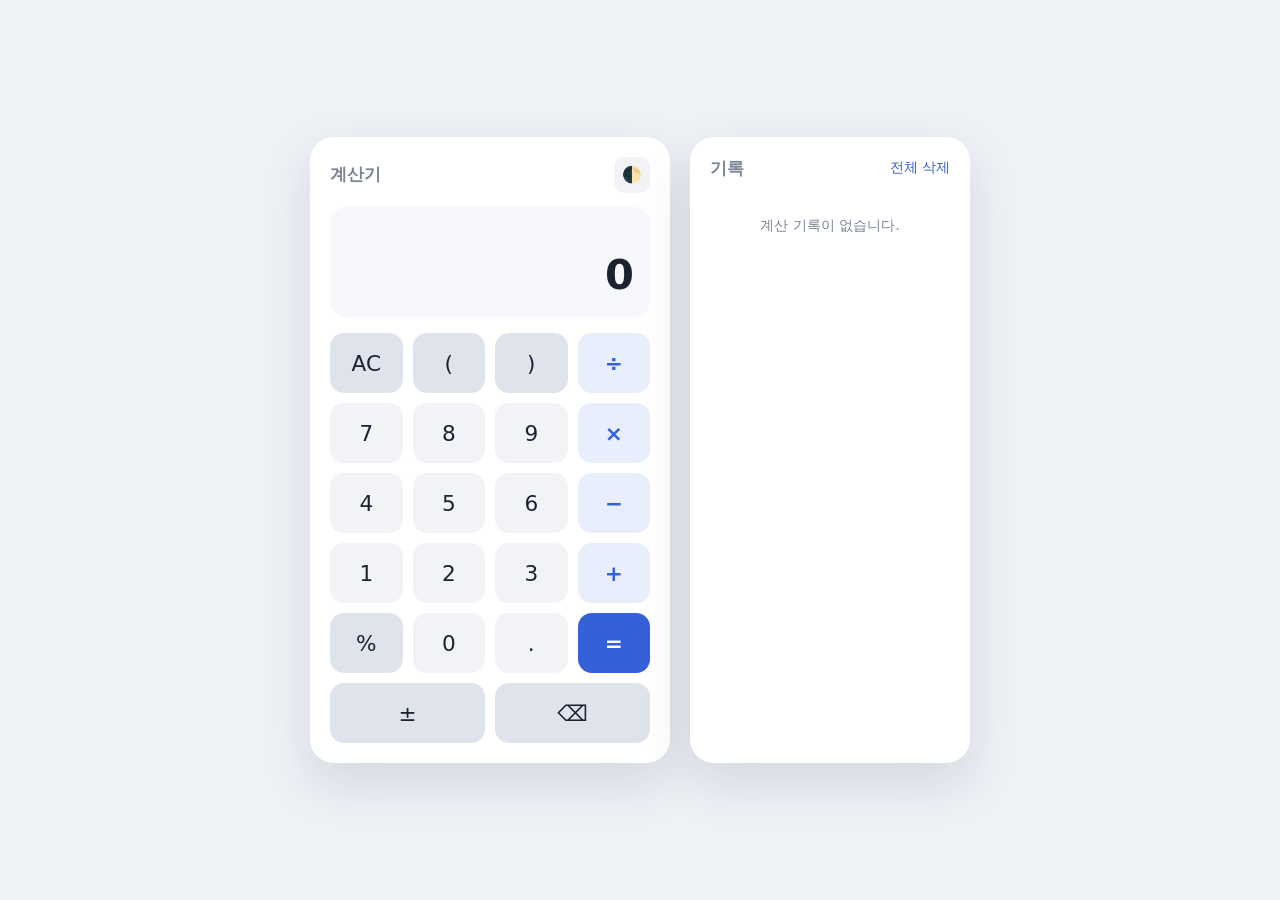
<file: 261023_14_claude_web/web_01/index.html>
<!DOCTYPE html>
<html lang="ko">
<head>
  <meta charset="UTF-8" />
  <meta name="viewport" content="width=device-width, initial-scale=1.0" />
  <title>계산기</title>
  <link rel="stylesheet" href="style.css" />
</head>
<body>
  <main class="app">
    <section class="calculator" aria-label="계산기">
      <header class="calc-header">
        <h1>계산기</h1>
        <div class="header-actions">
          <button id="historyToggle" class="icon-btn" aria-label="기록 보기" title="기록">🕘</button>
          <button id="themeToggle" class="icon-btn" aria-label="테마 전환" title="테마 전환">🌓</button>
        </div>
      </header>

      <div class="display" aria-live="polite">
        <div id="expression" class="expression"></div>
        <div id="result" class="result">0</div>
      </div>

      <div class="keys">
        <button class="key fn" data-action="clear">AC</button>
        <button class="key fn" data-value="(">(</button>
        <button class="key fn" data-value=")">)</button>
        <button class="key op" data-value="÷">÷</button>

        <button class="key" data-value="7">7</button>
        <button class="key" data-value="8">8</button>
        <button class="key" data-value="9">9</button>
        <button class="key op" data-value="×">×</button>

        <button class="key" data-value="4">4</button>
        <button class="key" data-value="5">5</button>
        <button class="key" data-value="6">6</button>
        <button class="key op" data-value="−">−</button>

        <button class="key" data-value="1">1</button>
        <button class="key" data-value="2">2</button>
        <button class="key" data-value="3">3</button>
        <button class="key op" data-value="+">+</button>

        <button class="key fn" data-action="percent">%</button>
        <button class="key" data-value="0">0</button>
        <button class="key" data-value=".">.</button>
        <button class="key equals" data-action="equals">=</button>

        <button class="key fn wide" data-action="negate">±</button>
        <button class="key fn wide" data-action="backspace" aria-label="지우기">⌫</button>
      </div>
    </section>

    <aside id="history" class="history" aria-label="계산 기록">
      <div class="history-header">
        <h2>기록</h2>
        <button id="clearHistory" class="text-btn">전체 삭제</button>
      </div>
      <ul id="historyList" class="history-list"></ul>
      <p id="historyEmpty" class="history-empty">계산 기록이 없습니다.</p>
    </aside>
  </main>

  <script src="script.js"></script>
</body>
</html>
</file>
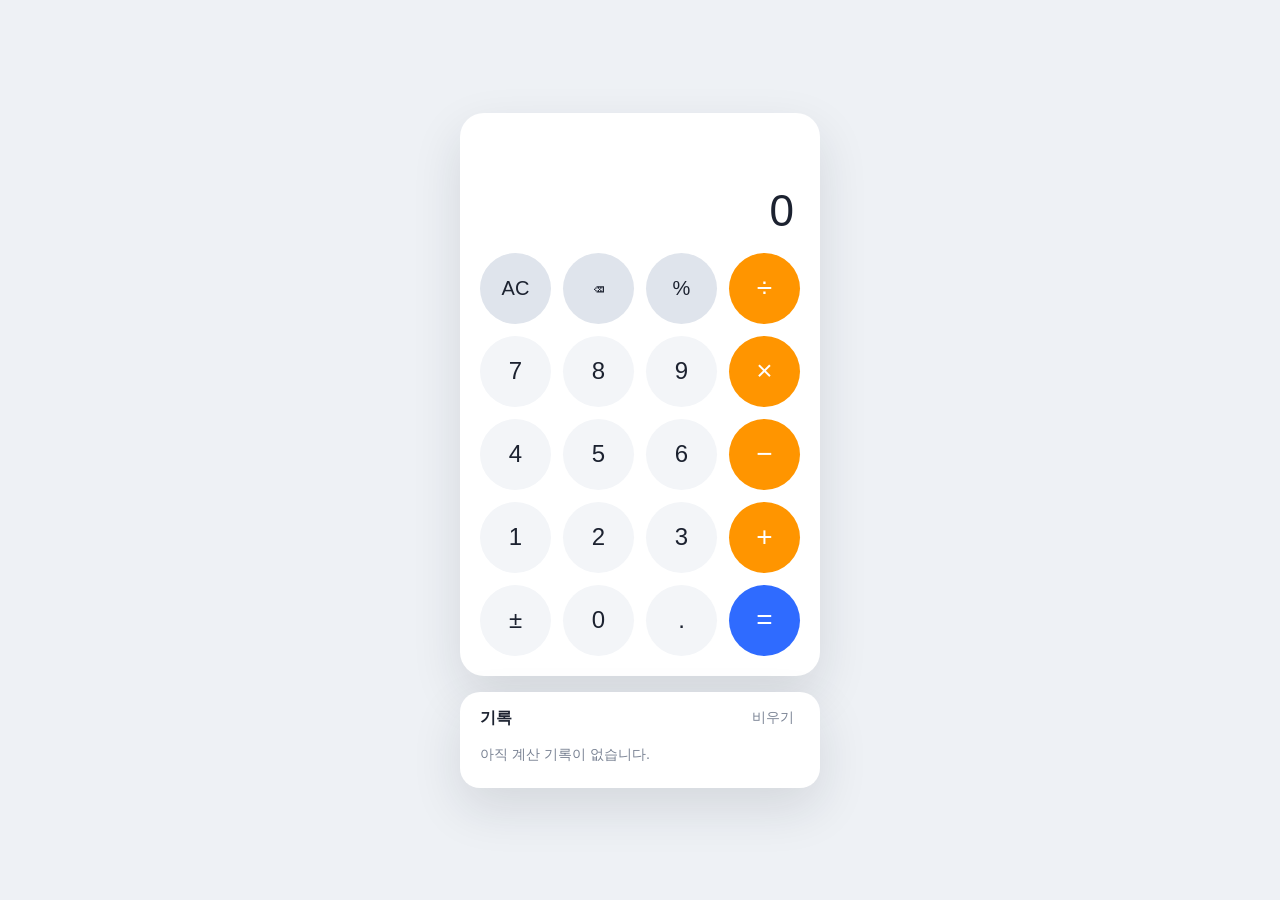
<file: 261023_14_claude_web/web_02/index.html>
<!DOCTYPE html>
<html lang="ko">
<head>
  <meta charset="UTF-8">
  <meta name="viewport" content="width=device-width, initial-scale=1.0">
  <title>계산기</title>
  <link rel="stylesheet" href="style.css">
</head>
<body>
  <main class="app">
    <section class="calculator" aria-label="계산기">
      <div class="display" aria-live="polite">
        <div class="display__sub" id="sub"></div>
        <div class="display__main" id="main">0</div>
      </div>

      <div class="keys">
        <button class="key key--fn" data-action="clear">AC</button>
        <button class="key key--fn" data-action="backspace" aria-label="지우기">⌫</button>
        <button class="key key--fn" data-action="percent">%</button>
        <button class="key key--op" data-op="/">÷</button>

        <button class="key" data-digit="7">7</button>
        <button class="key" data-digit="8">8</button>
        <button class="key" data-digit="9">9</button>
        <button class="key key--op" data-op="*">×</button>

        <button class="key" data-digit="4">4</button>
        <button class="key" data-digit="5">5</button>
        <button class="key" data-digit="6">6</button>
        <button class="key key--op" data-op="-">−</button>

        <button class="key" data-digit="1">1</button>
        <button class="key" data-digit="2">2</button>
        <button class="key" data-digit="3">3</button>
        <button class="key key--op" data-op="+">+</button>

        <button class="key" data-action="negate" aria-label="부호 전환">±</button>
        <button class="key" data-digit="0">0</button>
        <button class="key" data-action="dot">.</button>
        <button class="key key--eq" data-action="equals">=</button>
      </div>
    </section>

    <section class="history" aria-label="계산 기록">
      <div class="history__head">
        <h2>기록</h2>
        <button class="history__clear" id="clearHistory">비우기</button>
      </div>
      <ul class="history__list" id="historyList"></ul>
      <p class="history__empty" id="historyEmpty">아직 계산 기록이 없습니다.</p>
    </section>
  </main>

  <script src="script.js"></script>
</body>
</html>
</file>
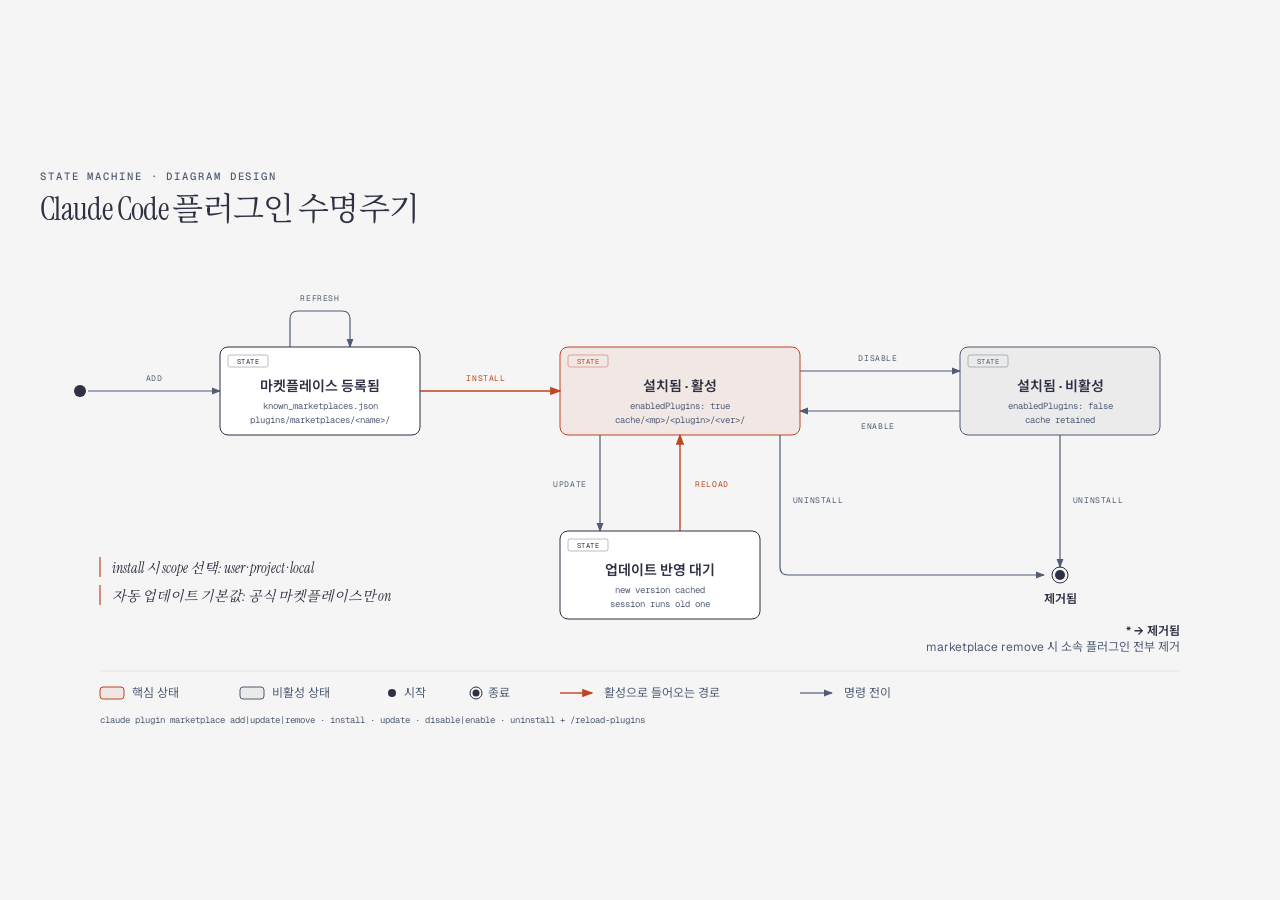
<file: 261026_15_claude/plugin-lifecycle.html>
<!DOCTYPE html>
<html lang="ko">
<head>
  <meta charset="UTF-8">
  <meta name="viewport" content="width=device-width, initial-scale=1.0">
  <title>플러그인 수명주기 · State machine</title>
  <link href="https://fonts.googleapis.com/css2?family=Instrument+Serif:ital@0;1&family=Geist:wght@400;500;600&family=Geist+Mono:wght@400;500;600&family=Noto+Serif:ital@0;1&family=Noto+Sans+KR:wght@400;500;600&family=Noto+Serif+KR:wght@400&family=Noto+Sans+TC:wght@400;500;600&family=Noto+Serif+TC:wght@400&display=swap" rel="stylesheet">
  <style>
    *, *::before, *::after { box-sizing: border-box; margin: 0; padding: 0; }
    :root {
      --color-paper:   #f5f5f5;   /* white-smoke */
      --color-ink:     #2d3142;   /* jet-black */
      --color-muted:   #4f5d75;   /* blue-slate */
      --color-accent:  #bf4520;   /* burnt-tangerine */
      --font-sans:     'Geist', 'Noto Sans KR', 'Apple SD Gothic Neo', 'Malgun Gothic', system-ui, sans-serif;
      --font-serif:    'Instrument Serif', 'Noto Serif', 'Noto Serif KR', serif;
      --font-mono:     'Geist Mono', ui-monospace, monospace;
    }

    body {
      font-family: var(--font-sans);
      background: var(--color-paper);
      color: var(--color-ink);
      min-height: 100vh;
      display: flex;
      align-items: center;
      justify-content: center;
      padding: 3rem 2rem;
    }

    .frame { max-width: 1200px; width: 100%; }
    /* The SVG holds its readable width (min-width == the viewBox width, so the
       type ramp is never silently scaled down). This wrapper lets a narrow
       screen scroll the diagram instead of the whole page. */
    .diagram-container { width: 100%; overflow-x: auto; }

    .eyebrow {
      font-family: var(--font-mono);
      font-size: 0.66rem;
      font-weight: 500;
      letter-spacing: 0.18em;
      text-transform: uppercase;
      color: var(--color-muted);
      margin-bottom: 0.5rem;
    }

    h1 {
      font-family: var(--font-serif);
      font-size: clamp(1.5rem, 2.4vw + 0.75rem, 2rem);
      font-weight: 400;
      letter-spacing: -0.02em;
      line-height: 1.15;
      color: var(--color-ink);
      margin-bottom: 1.5rem;
    }

    svg { width: 100%; min-width: 1200px; display: block; }
    @media print {
      .diagram-container { overflow-x: visible; }
      svg { min-width: 0; }
    }
  </style>
</head>
<body>
  <div class="frame">
    <p class="eyebrow">State machine · Diagram Design</p>
    <h1>Claude Code 플러그인 수명주기</h1>

    <div class="diagram-container">
      <svg viewBox="0 0 1200 480" xmlns="http://www.w3.org/2000/svg" role="img" aria-labelledby="plugin-lifecycle-title plugin-lifecycle-desc">
        <title id="plugin-lifecycle-title">Claude Code 플러그인 수명주기</title>
        <desc id="plugin-lifecycle-desc">마켓플레이스 등록, 플러그인 설치, 활성과 비활성 전환, 업데이트 반영, 제거까지 플러그인 상태 전이를 보여 주는 상태 머신.</desc>
        <defs>
          <marker id="arrow" markerWidth="8" markerHeight="6" refX="7" refY="3" orient="auto"><polygon points="0 0, 8 3, 0 6" fill="#4f5d75"/></marker>
          <marker id="arrow-accent" markerWidth="8" markerHeight="6" refX="7" refY="3" orient="auto"><polygon points="0 0, 8 3, 0 6" fill="#bf4520"/></marker>
          <marker id="arrow-link" markerWidth="8" markerHeight="6" refX="7" refY="3" orient="auto"><polygon points="0 0, 8 3, 0 6" fill="#2e5aa8"/></marker>
        </defs>

        <rect width="100%" height="100%" fill="#f5f5f5"/>

        <!-- Transitions (drawn first) -->
        <!-- 시작 → 마켓플레이스 등록됨 -->
        <line x1="48" y1="140" x2="180" y2="140" stroke="#4f5d75" stroke-width="1.2" marker-end="url(#arrow)"/>
        <!-- 등록됨 self-loop: marketplace update -->
        <path d="M250,96 V68 Q250,60 258,60 H302 Q310,60 310,68 V96" fill="none" stroke="#4f5d75" stroke-width="1.2" marker-end="url(#arrow)"/>
        <!-- 등록됨 → 활성: install (focal-in) -->
        <line x1="380" y1="140" x2="520" y2="140" stroke="#bf4520" stroke-width="1.4" marker-end="url(#arrow-accent)"/>
        <!-- 활성 → 비활성: disable -->
        <line x1="760" y1="120" x2="920" y2="120" stroke="#4f5d75" stroke-width="1.2" marker-end="url(#arrow)"/>
        <!-- 비활성 → 활성: enable -->
        <line x1="920" y1="160" x2="760" y2="160" stroke="#4f5d75" stroke-width="1.2" marker-end="url(#arrow)"/>
        <!-- 활성 → 업데이트 반영 대기: update -->
        <line x1="560" y1="184" x2="560" y2="280" stroke="#4f5d75" stroke-width="1.2" marker-end="url(#arrow)"/>
        <!-- 업데이트 반영 대기 → 활성: /reload-plugins (focal-in) -->
        <line x1="640" y1="280" x2="640" y2="184" stroke="#bf4520" stroke-width="1.4" marker-end="url(#arrow-accent)"/>
        <!-- 활성 → 제거됨: uninstall -->
        <path d="M740,184 V316 Q740,324 748,324 H1004" fill="none" stroke="#4f5d75" stroke-width="1.2" marker-end="url(#arrow)"/>
        <!-- 비활성 → 제거됨: uninstall -->
        <line x1="1020" y1="184" x2="1020" y2="316" stroke="#4f5d75" stroke-width="1.2" marker-end="url(#arrow)"/>

        <!-- Transition labels -->
        <rect x="100" y="120" width="28" height="12" rx="2" fill="#f5f5f5"/>
        <text x="114" y="130" fill="#4f5d75" font-size="8" font-family="'Geist Mono', monospace" text-anchor="middle" letter-spacing="0.08em">ADD</text>

        <rect x="256" y="40" width="48" height="12" rx="2" fill="#f5f5f5"/>
        <text x="280" y="50" fill="#4f5d75" font-size="8" font-family="'Geist Mono', monospace" text-anchor="middle" letter-spacing="0.08em">REFRESH</text>

        <rect x="420" y="120" width="52" height="12" rx="2" fill="#f5f5f5"/>
        <text x="446" y="130" fill="#bf4520" font-size="8" font-family="'Geist Mono', monospace" text-anchor="middle" letter-spacing="0.08em">INSTALL</text>

        <rect x="812" y="100" width="52" height="12" rx="2" fill="#f5f5f5"/>
        <text x="838" y="110" fill="#4f5d75" font-size="8" font-family="'Geist Mono', monospace" text-anchor="middle" letter-spacing="0.08em">DISABLE</text>

        <rect x="812" y="168" width="52" height="12" rx="2" fill="#f5f5f5"/>
        <text x="838" y="178" fill="#4f5d75" font-size="8" font-family="'Geist Mono', monospace" text-anchor="middle" letter-spacing="0.08em">ENABLE</text>

        <rect x="508" y="226" width="44" height="12" rx="2" fill="#f5f5f5"/>
        <text x="530" y="236" fill="#4f5d75" font-size="8" font-family="'Geist Mono', monospace" text-anchor="middle" letter-spacing="0.08em">UPDATE</text>

        <rect x="648" y="226" width="48" height="12" rx="2" fill="#f5f5f5"/>
        <text x="672" y="236" fill="#bf4520" font-size="8" font-family="'Geist Mono', monospace" text-anchor="middle" letter-spacing="0.08em">RELOAD</text>

        <rect x="748" y="242" width="60" height="12" rx="2" fill="#f5f5f5"/>
        <text x="778" y="252" fill="#4f5d75" font-size="8" font-family="'Geist Mono', monospace" text-anchor="middle" letter-spacing="0.08em">UNINSTALL</text>

        <rect x="1028" y="242" width="60" height="12" rx="2" fill="#f5f5f5"/>
        <text x="1058" y="252" fill="#4f5d75" font-size="8" font-family="'Geist Mono', monospace" text-anchor="middle" letter-spacing="0.08em">UNINSTALL</text>

        <!-- Start dot -->
        <circle cx="40" cy="140" r="6" fill="#2d3142"/>

        <!-- State: 마켓플레이스 등록됨 -->
        <rect x="180" y="96" width="200" height="88" rx="8" fill="#ffffff" stroke="#2d3142" stroke-width="1"/>
        <rect x="188" y="104" width="40" height="12" rx="2" fill="transparent" stroke="rgba(45,49,66,0.40)" stroke-width="0.8"/>
        <text x="208" y="113" fill="#2d3142" font-size="7" font-family="'Geist Mono', monospace" text-anchor="middle" letter-spacing="0.08em">STATE</text>
        <text x="280" y="140" fill="#2d3142" font-size="14" font-weight="600" font-family="'Geist', 'Noto Sans KR', 'Apple SD Gothic Neo', 'Malgun Gothic', sans-serif" text-anchor="middle">마켓플레이스 등록됨</text>
        <text x="280" y="158" fill="#4f5d75" font-size="9" font-family="'Geist Mono', monospace" text-anchor="middle">known_marketplaces.json</text>
        <text x="280" y="172" fill="#4f5d75" font-size="9" font-family="'Geist Mono', monospace" text-anchor="middle">plugins/marketplaces/&lt;name&gt;/</text>

        <!-- State: 설치됨 · 활성 (focal) -->
        <rect x="520" y="96" width="240" height="88" rx="8" fill="rgba(191,69,32,0.08)" stroke="#bf4520" stroke-width="1"/>
        <rect x="528" y="104" width="40" height="12" rx="2" fill="transparent" stroke="rgba(191,69,32,0.50)" stroke-width="0.8"/>
        <text x="548" y="113" fill="#bf4520" font-size="7" font-family="'Geist Mono', monospace" text-anchor="middle" letter-spacing="0.08em">STATE</text>
        <text x="640" y="140" fill="#2d3142" font-size="14" font-weight="600" font-family="'Geist', 'Noto Sans KR', 'Apple SD Gothic Neo', 'Malgun Gothic', sans-serif" text-anchor="middle">설치됨 · 활성</text>
        <text x="640" y="158" fill="#4f5d75" font-size="9" font-family="'Geist Mono', monospace" text-anchor="middle">enabledPlugins: true</text>
        <text x="640" y="172" fill="#4f5d75" font-size="9" font-family="'Geist Mono', monospace" text-anchor="middle">cache/&lt;mp&gt;/&lt;plugin&gt;/&lt;ver&gt;/</text>

        <!-- State: 설치됨 · 비활성 -->
        <rect x="920" y="96" width="200" height="88" rx="8" fill="rgba(45,49,66,0.05)" stroke="#4f5d75" stroke-width="1"/>
        <rect x="928" y="104" width="40" height="12" rx="2" fill="transparent" stroke="rgba(79,93,117,0.50)" stroke-width="0.8"/>
        <text x="948" y="113" fill="#4f5d75" font-size="7" font-family="'Geist Mono', monospace" text-anchor="middle" letter-spacing="0.08em">STATE</text>
        <text x="1020" y="140" fill="#2d3142" font-size="14" font-weight="600" font-family="'Geist', 'Noto Sans KR', 'Apple SD Gothic Neo', 'Malgun Gothic', sans-serif" text-anchor="middle">설치됨 · 비활성</text>
        <text x="1020" y="158" fill="#4f5d75" font-size="9" font-family="'Geist Mono', monospace" text-anchor="middle">enabledPlugins: false</text>
        <text x="1020" y="172" fill="#4f5d75" font-size="9" font-family="'Geist Mono', monospace" text-anchor="middle">cache retained</text>

        <!-- State: 업데이트 반영 대기 -->
        <rect x="520" y="280" width="200" height="88" rx="8" fill="#ffffff" stroke="#2d3142" stroke-width="1"/>
        <rect x="528" y="288" width="40" height="12" rx="2" fill="transparent" stroke="rgba(45,49,66,0.40)" stroke-width="0.8"/>
        <text x="548" y="297" fill="#2d3142" font-size="7" font-family="'Geist Mono', monospace" text-anchor="middle" letter-spacing="0.08em">STATE</text>
        <text x="620" y="324" fill="#2d3142" font-size="14" font-weight="600" font-family="'Geist', 'Noto Sans KR', 'Apple SD Gothic Neo', 'Malgun Gothic', sans-serif" text-anchor="middle">업데이트 반영 대기</text>
        <text x="620" y="342" fill="#4f5d75" font-size="9" font-family="'Geist Mono', monospace" text-anchor="middle">new version cached</text>
        <text x="620" y="356" fill="#4f5d75" font-size="9" font-family="'Geist Mono', monospace" text-anchor="middle">session runs old one</text>

        <!-- End ring dot: 제거됨 -->
        <circle cx="1020" cy="324" r="8" fill="none" stroke="#2d3142" stroke-width="1"/>
        <circle cx="1020" cy="324" r="5" fill="#2d3142"/>
        <text x="1020" y="352" fill="#2d3142" font-size="12" font-weight="600" font-family="'Geist', 'Noto Sans KR', 'Apple SD Gothic Neo', 'Malgun Gothic', sans-serif" text-anchor="middle">제거됨</text>

        <!-- Any-state transition (single annotation, not per-state arrows) -->
        <text x="1140" y="384" fill="#2d3142" font-size="12" font-weight="600" font-family="'Geist', 'Noto Sans KR', 'Apple SD Gothic Neo', 'Malgun Gothic', sans-serif" text-anchor="end">* → 제거됨</text>
        <text x="1140" y="400" fill="#4f5d75" font-size="12" font-family="'Geist', 'Noto Sans KR', 'Apple SD Gothic Neo', 'Malgun Gothic', sans-serif" text-anchor="end">marketplace remove 시 소속 플러그인 전부 제거</text>

        <!-- Callouts -->
        <line x1="60" y1="306" x2="60" y2="326" stroke="#bf4520" stroke-width="1.2"/>
        <text x="72" y="322" fill="#2d3142" font-size="14" font-style="italic" font-family="'Instrument Serif', 'Noto Serif', 'Noto Serif KR', serif">install 시 scope 선택: user · project · local</text>
        <line x1="60" y1="334" x2="60" y2="354" stroke="#bf4520" stroke-width="1.2"/>
        <text x="72" y="350" fill="#2d3142" font-size="14" font-style="italic" font-family="'Instrument Serif', 'Noto Serif', 'Noto Serif KR', serif">자동 업데이트 기본값: 공식 마켓플레이스만 on</text>

        <!-- Legend strip -->
        <line x1="60" y1="420" x2="1140" y2="420" stroke="rgba(45,49,66,0.12)" stroke-width="0.8"/>
        <rect x="60" y="436" width="24" height="12" rx="3" fill="rgba(191,69,32,0.08)" stroke="#bf4520" stroke-width="1"/>
        <text x="92" y="446" fill="#4f5d75" font-size="12" font-family="'Geist', 'Noto Sans KR', 'Apple SD Gothic Neo', 'Malgun Gothic', sans-serif">핵심 상태</text>
        <rect x="200" y="436" width="24" height="12" rx="3" fill="rgba(45,49,66,0.05)" stroke="#4f5d75" stroke-width="1"/>
        <text x="232" y="446" fill="#4f5d75" font-size="12" font-family="'Geist', 'Noto Sans KR', 'Apple SD Gothic Neo', 'Malgun Gothic', sans-serif">비활성 상태</text>
        <circle cx="352" cy="442" r="4" fill="#2d3142"/>
        <text x="364" y="446" fill="#4f5d75" font-size="12" font-family="'Geist', 'Noto Sans KR', 'Apple SD Gothic Neo', 'Malgun Gothic', sans-serif">시작</text>
        <circle cx="436" cy="442" r="6" fill="none" stroke="#2d3142" stroke-width="1"/>
        <circle cx="436" cy="442" r="3.5" fill="#2d3142"/>
        <text x="448" y="446" fill="#4f5d75" font-size="12" font-family="'Geist', 'Noto Sans KR', 'Apple SD Gothic Neo', 'Malgun Gothic', sans-serif">종료</text>
        <line x1="520" y1="442" x2="552" y2="442" stroke="#bf4520" stroke-width="1.4" marker-end="url(#arrow-accent)"/>
        <text x="564" y="446" fill="#4f5d75" font-size="12" font-family="'Geist', 'Noto Sans KR', 'Apple SD Gothic Neo', 'Malgun Gothic', sans-serif">활성으로 들어오는 경로</text>
        <line x1="760" y1="442" x2="792" y2="442" stroke="#4f5d75" stroke-width="1.2" marker-end="url(#arrow)"/>
        <text x="804" y="446" fill="#4f5d75" font-size="12" font-family="'Geist', 'Noto Sans KR', 'Apple SD Gothic Neo', 'Malgun Gothic', sans-serif">명령 전이</text>
        <text x="60" y="472" fill="#4f5d75" font-size="9" font-family="'Geist Mono', monospace">claude plugin  marketplace add|update|remove · install · update · disable|enable · uninstall   +   /reload-plugins</text>
      </svg>
    </div>
  </div>
</body>
</html>
</file>
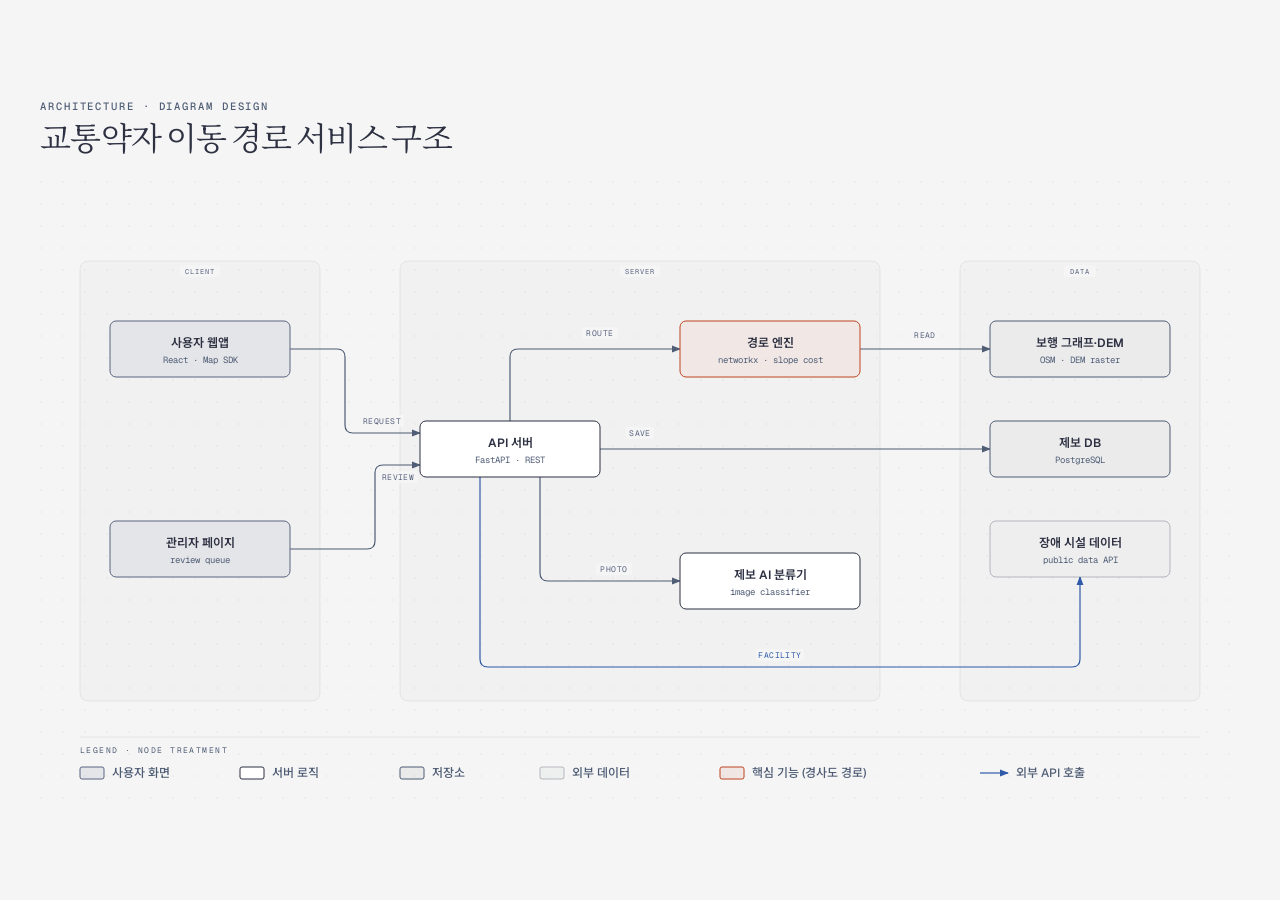
<file: 261027/diagrams/1-architecture.html>
<!DOCTYPE html>
<html lang="ko">
<head>
  <meta charset="UTF-8">
  <meta name="viewport" content="width=device-width, initial-scale=1.0">
  <title>교통약자 이동 경로 서비스 구조</title>
  <link href="https://fonts.googleapis.com/css2?family=Instrument+Serif:ital@0;1&family=Geist:wght@400;500;600&family=Geist+Mono:wght@400;500;600&family=Noto+Serif:ital@0;1&family=Noto+Sans+KR:wght@400;500;600&family=Noto+Serif+KR:wght@400&family=Noto+Sans+TC:wght@400;500;600&family=Noto+Serif+TC:wght@400&display=swap" rel="stylesheet">
  <style>
    *, *::before, *::after { box-sizing: border-box; margin: 0; padding: 0; }
    :root {
      --color-paper:   #f5f5f5;   /* white-smoke */
      --color-ink:     #2d3142;   /* jet-black */
      --color-muted:   #4f5d75;   /* blue-slate */
      --color-accent:  #bf4520;   /* burnt-tangerine */
      --font-sans:     'Geist', 'Noto Sans KR', system-ui, sans-serif;
      --font-serif:    'Instrument Serif', 'Noto Serif', 'Noto Serif KR', serif;
      --font-mono:     'Geist Mono', ui-monospace, monospace;
    }

    body {
      font-family: var(--font-sans);
      background: var(--color-paper);
      color: var(--color-ink);
      min-height: 100vh;
      display: flex;
      align-items: center;
      justify-content: center;
      padding: 3rem 2rem;
    }

    .frame { max-width: 1200px; width: 100%; min-width: 0; }
    /* min-width == viewBox width keeps the type ramp; the wrapper scrolls on narrow screens. */
    .diagram-container { width: 100%; overflow-x: auto; }

    .eyebrow {
      font-family: var(--font-mono);
      font-size: 0.66rem;
      font-weight: 500;
      letter-spacing: 0.18em;
      text-transform: uppercase;
      color: var(--color-muted);
      margin-bottom: 0.5rem;
    }

    h1 {
      font-family: var(--font-serif);
      font-size: clamp(1.5rem, 2.4vw + 0.75rem, 2rem);
      font-weight: 400;
      letter-spacing: -0.02em;
      line-height: 1.15;
      color: var(--color-ink);
      margin-bottom: 1.5rem;
    }

    svg { width: 100%; min-width: 1200px; display: block; }
    @media print {
      .diagram-container { overflow-x: visible; }
      svg { min-width: 0; }
    }
  </style>
</head>
<body>
  <div class="frame">
    <p class="eyebrow">Architecture · Diagram Design</p>
    <h1>교통약자 이동 경로 서비스 구조</h1>

    <div class="diagram-container">
      <svg viewBox="0 0 1200 620" xmlns="http://www.w3.org/2000/svg" role="img" aria-labelledby="architecture-title architecture-desc">
        <title id="architecture-title">교통약자 이동 경로 서비스 구조</title>
        <desc id="architecture-desc">클라이언트, 서버, 데이터 세 영역으로 나눈 시스템 구조로, API 서버가 경로 엔진과 제보 AI 분류기, 제보 DB, 외부 시설 데이터를 연결한다.</desc>
        <defs>
          <marker id="arrow" markerWidth="8" markerHeight="6" refX="7" refY="3" orient="auto"><polygon points="0 0, 8 3, 0 6" fill="#4f5d75"/></marker>
          <marker id="arrow-accent" markerWidth="8" markerHeight="6" refX="7" refY="3" orient="auto"><polygon points="0 0, 8 3, 0 6" fill="#bf4520"/></marker>
          <marker id="arrow-link" markerWidth="8" markerHeight="6" refX="7" refY="3" orient="auto"><polygon points="0 0, 8 3, 0 6" fill="#2e5aa8"/></marker>
          <pattern id="dots" width="22" height="22" patternUnits="userSpaceOnUse">
            <circle cx="1" cy="1" r="0.9" fill="rgba(45,49,66,0.10)"/>
          </pattern>
        </defs>

        <rect width="100%" height="100%" fill="#f5f5f5"/>
        <rect width="100%" height="100%" fill="url(#dots)" opacity="0.55"/>

<rect x="40" y="80" width="240" height="440" rx="8" fill="rgba(45,49,66,0.02)" stroke="rgba(45,49,66,0.10)" stroke-width="0.8"/>
<rect x="140" y="84" width="40" height="12" rx="2" fill="#f5f5f5"/>
<text x="160.0" y="93" fill="#5a6580" font-size="7" font-family="'Geist Mono', ui-monospace, monospace" text-anchor="middle" letter-spacing="0.14em">CLIENT</text>
<rect x="360" y="80" width="480" height="440" rx="8" fill="rgba(45,49,66,0.02)" stroke="rgba(45,49,66,0.10)" stroke-width="0.8"/>
<rect x="580" y="84" width="40" height="12" rx="2" fill="#f5f5f5"/>
<text x="600.0" y="93" fill="#5a6580" font-size="7" font-family="'Geist Mono', ui-monospace, monospace" text-anchor="middle" letter-spacing="0.14em">SERVER</text>
<rect x="920" y="80" width="240" height="440" rx="8" fill="rgba(45,49,66,0.02)" stroke="rgba(45,49,66,0.10)" stroke-width="0.8"/>
<rect x="1024" y="84" width="32" height="12" rx="2" fill="#f5f5f5"/>
<text x="1040.0" y="93" fill="#5a6580" font-size="7" font-family="'Geist Mono', ui-monospace, monospace" text-anchor="middle" letter-spacing="0.14em">DATA</text>
<path d="M250,168 H297 Q305,168 305,176 V244 Q305,252 313,252 H380" fill="none" stroke="#4f5d75" stroke-width="1.2" marker-end="url(#arrow)"/>
<path d="M250,368 H327 Q335,368 335,360 V292 Q335,284 343,284 H380" fill="none" stroke="#4f5d75" stroke-width="1.2" marker-end="url(#arrow)"/>
<path d="M470,240 V176 Q470,168 478,168 H640" fill="none" stroke="#4f5d75" stroke-width="1.2" marker-end="url(#arrow)"/>
<path d="M500,296 V392 Q500,400 508,400 H640" fill="none" stroke="#4f5d75" stroke-width="1.2" marker-end="url(#arrow)"/>
<line x1="820" y1="168" x2="950" y2="168" stroke="#4f5d75" stroke-width="1.2" marker-end="url(#arrow)"/>
<line x1="560" y1="268" x2="950" y2="268" stroke="#4f5d75" stroke-width="1.2" marker-end="url(#arrow)"/>
<path d="M440,296 V478 Q440,486 448,486 H1032 Q1040,486 1040,478 V396" fill="none" stroke="#2e5aa8" stroke-width="1.2" marker-end="url(#arrow-link)"/>
<rect x="320" y="234" width="44" height="12" rx="2" fill="#f5f5f5"/>
<text x="342" y="243" fill="#5a6580" font-size="8" font-family="'Geist Mono', ui-monospace, monospace" text-anchor="middle" letter-spacing="0.06em">REQUEST</text>
<rect x="338" y="290" width="40" height="12" rx="2" fill="#f5f5f5"/>
<text x="358" y="299" fill="#5a6580" font-size="8" font-family="'Geist Mono', ui-monospace, monospace" text-anchor="middle" letter-spacing="0.06em">REVIEW</text>
<rect x="542" y="146" width="36" height="12" rx="2" fill="#f5f5f5"/>
<text x="560" y="155" fill="#5a6580" font-size="8" font-family="'Geist Mono', ui-monospace, monospace" text-anchor="middle" letter-spacing="0.06em">ROUTE</text>
<rect x="556" y="382" width="36" height="12" rx="2" fill="#f5f5f5"/>
<text x="574" y="391" fill="#5a6580" font-size="8" font-family="'Geist Mono', ui-monospace, monospace" text-anchor="middle" letter-spacing="0.06em">PHOTO</text>
<rect x="871" y="148" width="28" height="12" rx="2" fill="#f5f5f5"/>
<text x="885" y="157" fill="#5a6580" font-size="8" font-family="'Geist Mono', ui-monospace, monospace" text-anchor="middle" letter-spacing="0.06em">READ</text>
<rect x="586" y="246" width="28" height="12" rx="2" fill="#f5f5f5"/>
<text x="600" y="255" fill="#5a6580" font-size="8" font-family="'Geist Mono', ui-monospace, monospace" text-anchor="middle" letter-spacing="0.06em">SAVE</text>
<rect x="716" y="468" width="48" height="12" rx="2" fill="#f5f5f5"/>
<text x="740" y="477" fill="#2e5aa8" font-size="8" font-family="'Geist Mono', ui-monospace, monospace" text-anchor="middle" letter-spacing="0.06em">FACILITY</text>
<rect x="70" y="140" width="180" height="56" rx="6" fill="#f5f5f5"/>
<rect x="70" y="140" width="180" height="56" rx="6" fill="rgba(79,93,117,0.10)" stroke="#5a6580" stroke-width="1"/>
<text x="160.0" y="166.0" fill="#2d3142" font-size="12" font-weight="600" font-family="'Geist', 'Noto Sans KR', 'Apple SD Gothic Neo', 'Malgun Gothic', sans-serif" text-anchor="middle">사용자 웹앱</text>
<text x="160.0" y="182.0" fill="#4f5d75" font-size="9" font-family="'Geist Mono', ui-monospace, monospace" text-anchor="middle">React · Map SDK</text>
<rect x="70" y="340" width="180" height="56" rx="6" fill="#f5f5f5"/>
<rect x="70" y="340" width="180" height="56" rx="6" fill="rgba(79,93,117,0.10)" stroke="#5a6580" stroke-width="1"/>
<text x="160.0" y="366.0" fill="#2d3142" font-size="12" font-weight="600" font-family="'Geist', 'Noto Sans KR', 'Apple SD Gothic Neo', 'Malgun Gothic', sans-serif" text-anchor="middle">관리자 페이지</text>
<text x="160.0" y="382.0" fill="#4f5d75" font-size="9" font-family="'Geist Mono', ui-monospace, monospace" text-anchor="middle">review queue</text>
<rect x="380" y="240" width="180" height="56" rx="6" fill="#f5f5f5"/>
<rect x="380" y="240" width="180" height="56" rx="6" fill="#ffffff" stroke="#2d3142" stroke-width="1"/>
<text x="470.0" y="266.0" fill="#2d3142" font-size="12" font-weight="600" font-family="'Geist', 'Noto Sans KR', 'Apple SD Gothic Neo', 'Malgun Gothic', sans-serif" text-anchor="middle">API 서버</text>
<text x="470.0" y="282.0" fill="#4f5d75" font-size="9" font-family="'Geist Mono', ui-monospace, monospace" text-anchor="middle">FastAPI · REST</text>
<rect x="640" y="140" width="180" height="56" rx="6" fill="#f5f5f5"/>
<rect x="640" y="140" width="180" height="56" rx="6" fill="rgba(191,69,32,0.08)" stroke="#bf4520" stroke-width="1"/>
<text x="730.0" y="166.0" fill="#2d3142" font-size="12" font-weight="600" font-family="'Geist', 'Noto Sans KR', 'Apple SD Gothic Neo', 'Malgun Gothic', sans-serif" text-anchor="middle">경로 엔진</text>
<text x="730.0" y="182.0" fill="#4f5d75" font-size="9" font-family="'Geist Mono', ui-monospace, monospace" text-anchor="middle">networkx · slope cost</text>
<rect x="640" y="372" width="180" height="56" rx="6" fill="#f5f5f5"/>
<rect x="640" y="372" width="180" height="56" rx="6" fill="#ffffff" stroke="#2d3142" stroke-width="1"/>
<text x="730.0" y="398.0" fill="#2d3142" font-size="12" font-weight="600" font-family="'Geist', 'Noto Sans KR', 'Apple SD Gothic Neo', 'Malgun Gothic', sans-serif" text-anchor="middle">제보 AI 분류기</text>
<text x="730.0" y="414.0" fill="#4f5d75" font-size="9" font-family="'Geist Mono', ui-monospace, monospace" text-anchor="middle">image classifier</text>
<rect x="950" y="140" width="180" height="56" rx="6" fill="#f5f5f5"/>
<rect x="950" y="140" width="180" height="56" rx="6" fill="rgba(45,49,66,0.05)" stroke="#4f5d75" stroke-width="1"/>
<text x="1040.0" y="166.0" fill="#2d3142" font-size="12" font-weight="600" font-family="'Geist', 'Noto Sans KR', 'Apple SD Gothic Neo', 'Malgun Gothic', sans-serif" text-anchor="middle">보행 그래프·DEM</text>
<text x="1040.0" y="182.0" fill="#4f5d75" font-size="9" font-family="'Geist Mono', ui-monospace, monospace" text-anchor="middle">OSM · DEM raster</text>
<rect x="950" y="240" width="180" height="56" rx="6" fill="#f5f5f5"/>
<rect x="950" y="240" width="180" height="56" rx="6" fill="rgba(45,49,66,0.05)" stroke="#4f5d75" stroke-width="1"/>
<text x="1040.0" y="266.0" fill="#2d3142" font-size="12" font-weight="600" font-family="'Geist', 'Noto Sans KR', 'Apple SD Gothic Neo', 'Malgun Gothic', sans-serif" text-anchor="middle">제보 DB</text>
<text x="1040.0" y="282.0" fill="#4f5d75" font-size="9" font-family="'Geist Mono', ui-monospace, monospace" text-anchor="middle">PostgreSQL</text>
<rect x="950" y="340" width="180" height="56" rx="6" fill="#f5f5f5"/>
<rect x="950" y="340" width="180" height="56" rx="6" fill="rgba(45,49,66,0.03)" stroke="rgba(45,49,66,0.30)" stroke-width="1"/>
<text x="1040.0" y="366.0" fill="#2d3142" font-size="12" font-weight="600" font-family="'Geist', 'Noto Sans KR', 'Apple SD Gothic Neo', 'Malgun Gothic', sans-serif" text-anchor="middle">장애 시설 데이터</text>
<text x="1040.0" y="382.0" fill="#4f5d75" font-size="9" font-family="'Geist Mono', ui-monospace, monospace" text-anchor="middle">public data API</text>
<line x1="40" y1="556" x2="1160" y2="556" stroke="rgba(45,49,66,0.10)" stroke-width="0.8"/>
<text x="40" y="572" fill="#4f5d75" font-size="8" font-family="'Geist Mono', ui-monospace, monospace" letter-spacing="0.18em">LEGEND · NODE TREATMENT</text>
<rect x="40" y="586" width="24" height="12" rx="2" fill="rgba(79,93,117,0.10)" stroke="#5a6580" stroke-width="1"/>
<text x="72" y="596" fill="#4f5d75" font-size="12" font-weight="500" font-family="'Geist', 'Noto Sans KR', 'Apple SD Gothic Neo', 'Malgun Gothic', sans-serif">사용자 화면</text>
<rect x="200" y="586" width="24" height="12" rx="2" fill="#ffffff" stroke="#2d3142" stroke-width="1"/>
<text x="232" y="596" fill="#4f5d75" font-size="12" font-weight="500" font-family="'Geist', 'Noto Sans KR', 'Apple SD Gothic Neo', 'Malgun Gothic', sans-serif">서버 로직</text>
<rect x="360" y="586" width="24" height="12" rx="2" fill="rgba(45,49,66,0.05)" stroke="#4f5d75" stroke-width="1"/>
<text x="392" y="596" fill="#4f5d75" font-size="12" font-weight="500" font-family="'Geist', 'Noto Sans KR', 'Apple SD Gothic Neo', 'Malgun Gothic', sans-serif">저장소</text>
<rect x="500" y="586" width="24" height="12" rx="2" fill="rgba(45,49,66,0.03)" stroke="rgba(45,49,66,0.30)" stroke-width="1"/>
<text x="532" y="596" fill="#4f5d75" font-size="12" font-weight="500" font-family="'Geist', 'Noto Sans KR', 'Apple SD Gothic Neo', 'Malgun Gothic', sans-serif">외부 데이터</text>
<rect x="680" y="586" width="24" height="12" rx="2" fill="rgba(191,69,32,0.08)" stroke="#bf4520" stroke-width="1"/>
<text x="712" y="596" fill="#4f5d75" font-size="12" font-weight="500" font-family="'Geist', 'Noto Sans KR', 'Apple SD Gothic Neo', 'Malgun Gothic', sans-serif">핵심 기능 (경사도 경로)</text>
<line x1="940" y1="592" x2="968" y2="592" stroke="#2e5aa8" stroke-width="1.2" marker-end="url(#arrow-link)"/>
<text x="976" y="596" fill="#4f5d75" font-size="12" font-weight="500" font-family="'Geist', 'Noto Sans KR', 'Apple SD Gothic Neo', 'Malgun Gothic', sans-serif">외부 API 호출</text>
      </svg>
    </div>
  </div>
</body>
</html>
</file>
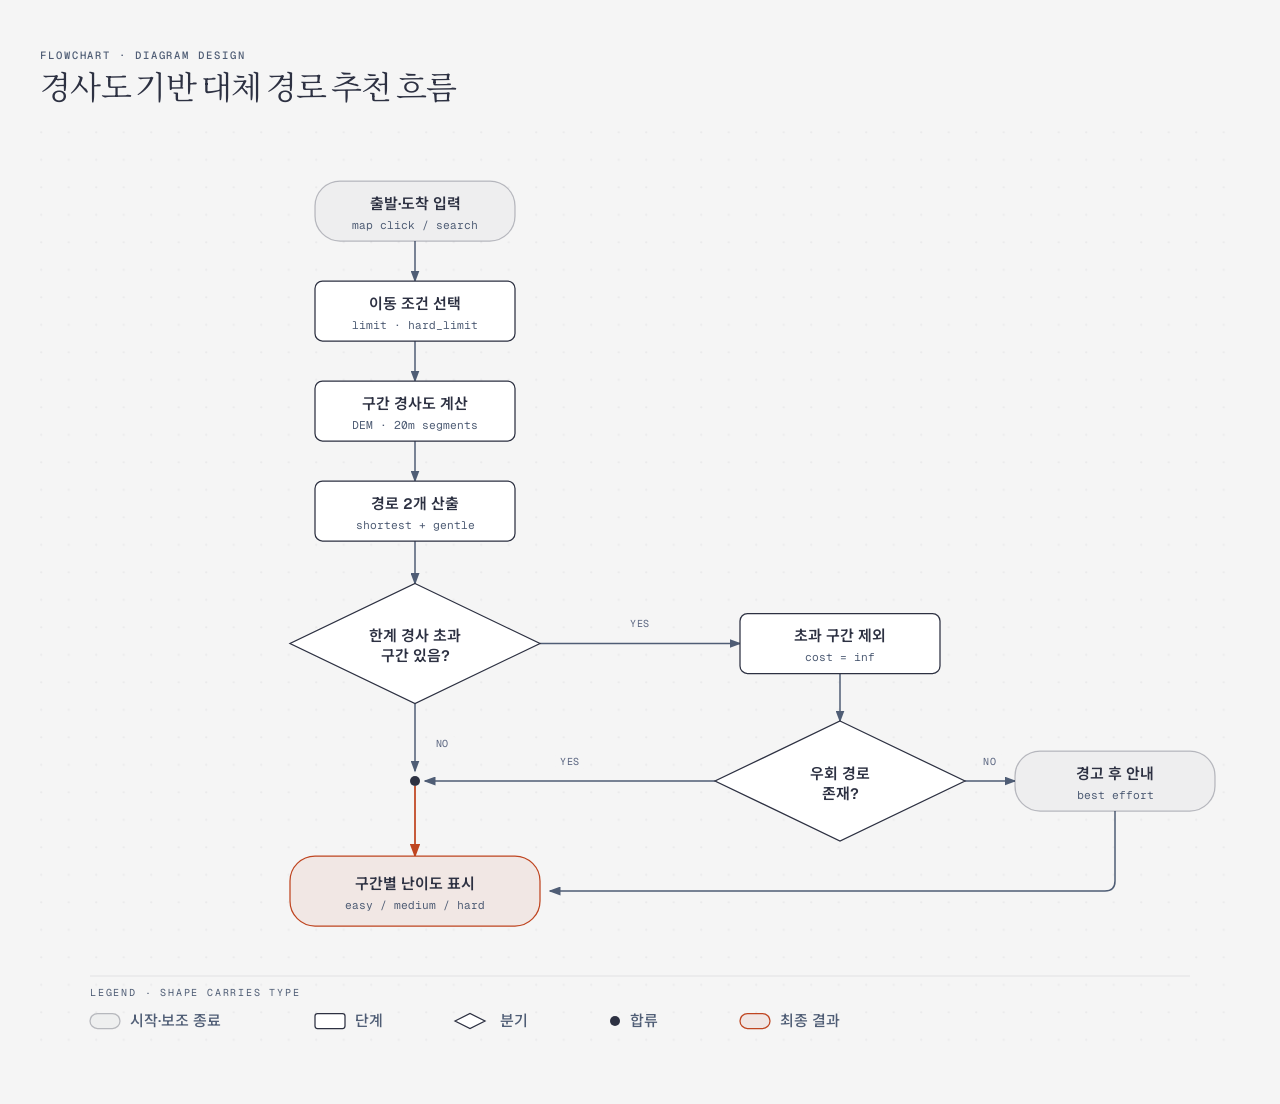
<file: 261027/diagrams/2-route-flow.html>
<!DOCTYPE html>
<html lang="ko">
<head>
  <meta charset="UTF-8">
  <meta name="viewport" content="width=device-width, initial-scale=1.0">
  <title>경사도 기반 대체 경로 추천 흐름</title>
  <link href="https://fonts.googleapis.com/css2?family=Instrument+Serif:ital@0;1&family=Geist:wght@400;500;600&family=Geist+Mono:wght@400;500;600&family=Noto+Serif:ital@0;1&family=Noto+Sans+KR:wght@400;500;600&family=Noto+Serif+KR:wght@400&family=Noto+Sans+TC:wght@400;500;600&family=Noto+Serif+TC:wght@400&display=swap" rel="stylesheet">
  <style>
    *, *::before, *::after { box-sizing: border-box; margin: 0; padding: 0; }
    :root {
      --color-paper:   #f5f5f5;   /* white-smoke */
      --color-ink:     #2d3142;   /* jet-black */
      --color-muted:   #4f5d75;   /* blue-slate */
      --color-accent:  #bf4520;   /* burnt-tangerine */
      --font-sans:     'Geist', 'Noto Sans KR', system-ui, sans-serif;
      --font-serif:    'Instrument Serif', 'Noto Serif', 'Noto Serif KR', serif;
      --font-mono:     'Geist Mono', ui-monospace, monospace;
    }

    body {
      font-family: var(--font-sans);
      background: var(--color-paper);
      color: var(--color-ink);
      min-height: 100vh;
      display: flex;
      align-items: center;
      justify-content: center;
      padding: 3rem 2rem;
    }

    .frame { max-width: 1200px; width: 100%; min-width: 0; }
    /* min-width == viewBox width keeps the type ramp; the wrapper scrolls on narrow screens. */
    .diagram-container { width: 100%; overflow-x: auto; }

    .eyebrow {
      font-family: var(--font-mono);
      font-size: 0.66rem;
      font-weight: 500;
      letter-spacing: 0.18em;
      text-transform: uppercase;
      color: var(--color-muted);
      margin-bottom: 0.5rem;
    }

    h1 {
      font-family: var(--font-serif);
      font-size: clamp(1.5rem, 2.4vw + 0.75rem, 2rem);
      font-weight: 400;
      letter-spacing: -0.02em;
      line-height: 1.15;
      color: var(--color-ink);
      margin-bottom: 1.5rem;
    }

    svg { width: 100%; min-width: 960px; display: block; }
    @media print {
      .diagram-container { overflow-x: visible; }
      svg { min-width: 0; }
    }
  </style>
</head>
<body>
  <div class="frame">
    <p class="eyebrow">Flowchart · Diagram Design</p>
    <h1>경사도 기반 대체 경로 추천 흐름</h1>

    <div class="diagram-container">
      <svg viewBox="0 0 960 740" xmlns="http://www.w3.org/2000/svg" role="img" aria-labelledby="route-flow-title route-flow-desc">
        <title id="route-flow-title">경사도 기반 대체 경로 추천 흐름</title>
        <desc id="route-flow-desc">이동 조건에 따라 경사 한계를 정하고, 최단 경로와 완만 경로를 계산해 구간별 난이도로 보여주는 흐름이다.</desc>
        <defs>
          <marker id="arrow" markerWidth="8" markerHeight="6" refX="7" refY="3" orient="auto"><polygon points="0 0, 8 3, 0 6" fill="#4f5d75"/></marker>
          <marker id="arrow-accent" markerWidth="8" markerHeight="6" refX="7" refY="3" orient="auto"><polygon points="0 0, 8 3, 0 6" fill="#bf4520"/></marker>
          <marker id="arrow-link" markerWidth="8" markerHeight="6" refX="7" refY="3" orient="auto"><polygon points="0 0, 8 3, 0 6" fill="#2e5aa8"/></marker>
          <pattern id="dots" width="22" height="22" patternUnits="userSpaceOnUse">
            <circle cx="1" cy="1" r="0.9" fill="rgba(45,49,66,0.10)"/>
          </pattern>
        </defs>

        <rect width="100%" height="100%" fill="#f5f5f5"/>
        <rect width="100%" height="100%" fill="url(#dots)" opacity="0.55"/>

<line x1="300" y1="88" x2="300" y2="120" stroke="#4f5d75" stroke-width="1.2" marker-end="url(#arrow)"/>
<line x1="300" y1="168" x2="300" y2="200" stroke="#4f5d75" stroke-width="1.2" marker-end="url(#arrow)"/>
<line x1="300" y1="248" x2="300" y2="280" stroke="#4f5d75" stroke-width="1.2" marker-end="url(#arrow)"/>
<line x1="300" y1="328" x2="300" y2="362" stroke="#4f5d75" stroke-width="1.2" marker-end="url(#arrow)"/>
<line x1="400" y1="410" x2="560" y2="410" stroke="#4f5d75" stroke-width="1.2" marker-end="url(#arrow)"/>
<line x1="300" y1="458" x2="300" y2="512" stroke="#4f5d75" stroke-width="1.2" marker-end="url(#arrow)"/>
<line x1="640" y1="434" x2="640" y2="472" stroke="#4f5d75" stroke-width="1.2" marker-end="url(#arrow)"/>
<line x1="540" y1="520" x2="308" y2="520" stroke="#4f5d75" stroke-width="1.2" marker-end="url(#arrow)"/>
<line x1="740" y1="520" x2="780" y2="520" stroke="#4f5d75" stroke-width="1.2" marker-end="url(#arrow)"/>
<line x1="300" y1="524" x2="300" y2="580" stroke="#bf4520" stroke-width="1.4" marker-end="url(#arrow-accent)"/>
<path d="M860,544 V600 Q860,608 852,608 H408" fill="none" stroke="#4f5d75" stroke-width="1.2" marker-end="url(#arrow)"/>
<rect x="468" y="388" width="24" height="12" rx="2" fill="#f5f5f5"/>
<text x="480" y="397" fill="#5a6580" font-size="8" font-family="'Geist Mono', ui-monospace, monospace" text-anchor="middle" letter-spacing="0.06em">YES</text>
<rect x="312" y="484" width="20" height="12" rx="2" fill="#f5f5f5"/>
<text x="322" y="493" fill="#5a6580" font-size="8" font-family="'Geist Mono', ui-monospace, monospace" text-anchor="middle" letter-spacing="0.06em">NO</text>
<rect x="412" y="498" width="24" height="12" rx="2" fill="#f5f5f5"/>
<text x="424" y="507" fill="#5a6580" font-size="8" font-family="'Geist Mono', ui-monospace, monospace" text-anchor="middle" letter-spacing="0.06em">YES</text>
<rect x="750" y="498" width="20" height="12" rx="2" fill="#f5f5f5"/>
<text x="760" y="507" fill="#5a6580" font-size="8" font-family="'Geist Mono', ui-monospace, monospace" text-anchor="middle" letter-spacing="0.06em">NO</text>
<circle cx="300" cy="520" r="4" fill="#2d3142"/>
<rect x="220" y="40" width="160" height="48" rx="20" fill="#f5f5f5"/>
<rect x="220" y="40" width="160" height="48" rx="20" fill="rgba(45,49,66,0.03)" stroke="rgba(45,49,66,0.30)" stroke-width="1"/>
<text x="300.0" y="62.0" fill="#2d3142" font-size="12" font-weight="600" font-family="'Geist', 'Noto Sans KR', 'Apple SD Gothic Neo', 'Malgun Gothic', sans-serif" text-anchor="middle">출발·도착 입력</text>
<text x="300.0" y="78.0" fill="#4f5d75" font-size="9" font-family="'Geist Mono', ui-monospace, monospace" text-anchor="middle">map click / search</text>
<rect x="220" y="120" width="160" height="48" rx="6" fill="#f5f5f5"/>
<rect x="220" y="120" width="160" height="48" rx="6" fill="#ffffff" stroke="#2d3142" stroke-width="1"/>
<text x="300.0" y="142.0" fill="#2d3142" font-size="12" font-weight="600" font-family="'Geist', 'Noto Sans KR', 'Apple SD Gothic Neo', 'Malgun Gothic', sans-serif" text-anchor="middle">이동 조건 선택</text>
<text x="300.0" y="158.0" fill="#4f5d75" font-size="9" font-family="'Geist Mono', ui-monospace, monospace" text-anchor="middle">limit · hard_limit</text>
<rect x="220" y="200" width="160" height="48" rx="6" fill="#f5f5f5"/>
<rect x="220" y="200" width="160" height="48" rx="6" fill="#ffffff" stroke="#2d3142" stroke-width="1"/>
<text x="300.0" y="222.0" fill="#2d3142" font-size="12" font-weight="600" font-family="'Geist', 'Noto Sans KR', 'Apple SD Gothic Neo', 'Malgun Gothic', sans-serif" text-anchor="middle">구간 경사도 계산</text>
<text x="300.0" y="238.0" fill="#4f5d75" font-size="9" font-family="'Geist Mono', ui-monospace, monospace" text-anchor="middle">DEM · 20m segments</text>
<rect x="220" y="280" width="160" height="48" rx="6" fill="#f5f5f5"/>
<rect x="220" y="280" width="160" height="48" rx="6" fill="#ffffff" stroke="#2d3142" stroke-width="1"/>
<text x="300.0" y="302.0" fill="#2d3142" font-size="12" font-weight="600" font-family="'Geist', 'Noto Sans KR', 'Apple SD Gothic Neo', 'Malgun Gothic', sans-serif" text-anchor="middle">경로 2개 산출</text>
<text x="300.0" y="318.0" fill="#4f5d75" font-size="9" font-family="'Geist Mono', ui-monospace, monospace" text-anchor="middle">shortest + gentle</text>
<polygon points="300,362 400,410 300,458 200,410" fill="#ffffff" stroke="#2d3142" stroke-width="1"/>
<text x="300" y="408" fill="#2d3142" font-size="12" font-weight="600" font-family="'Geist', 'Noto Sans KR', 'Apple SD Gothic Neo', 'Malgun Gothic', sans-serif" text-anchor="middle">한계 경사 초과</text>
<text x="300" y="424" fill="#2d3142" font-size="12" font-weight="600" font-family="'Geist', 'Noto Sans KR', 'Apple SD Gothic Neo', 'Malgun Gothic', sans-serif" text-anchor="middle">구간 있음?</text>
<polygon points="640,472 740,520 640,568 540,520" fill="#ffffff" stroke="#2d3142" stroke-width="1"/>
<text x="640" y="518" fill="#2d3142" font-size="12" font-weight="600" font-family="'Geist', 'Noto Sans KR', 'Apple SD Gothic Neo', 'Malgun Gothic', sans-serif" text-anchor="middle">우회 경로</text>
<text x="640" y="534" fill="#2d3142" font-size="12" font-weight="600" font-family="'Geist', 'Noto Sans KR', 'Apple SD Gothic Neo', 'Malgun Gothic', sans-serif" text-anchor="middle">존재?</text>
<rect x="560" y="386" width="160" height="48" rx="6" fill="#f5f5f5"/>
<rect x="560" y="386" width="160" height="48" rx="6" fill="#ffffff" stroke="#2d3142" stroke-width="1"/>
<text x="640.0" y="408.0" fill="#2d3142" font-size="12" font-weight="600" font-family="'Geist', 'Noto Sans KR', 'Apple SD Gothic Neo', 'Malgun Gothic', sans-serif" text-anchor="middle">초과 구간 제외</text>
<text x="640.0" y="424.0" fill="#4f5d75" font-size="9" font-family="'Geist Mono', ui-monospace, monospace" text-anchor="middle">cost = inf</text>
<rect x="780" y="496" width="160" height="48" rx="20" fill="#f5f5f5"/>
<rect x="780" y="496" width="160" height="48" rx="20" fill="rgba(45,49,66,0.03)" stroke="rgba(45,49,66,0.30)" stroke-width="1"/>
<text x="860.0" y="518.0" fill="#2d3142" font-size="12" font-weight="600" font-family="'Geist', 'Noto Sans KR', 'Apple SD Gothic Neo', 'Malgun Gothic', sans-serif" text-anchor="middle">경고 후 안내</text>
<text x="860.0" y="534.0" fill="#4f5d75" font-size="9" font-family="'Geist Mono', ui-monospace, monospace" text-anchor="middle">best effort</text>
<rect x="200" y="580" width="200" height="56" rx="20" fill="#f5f5f5"/>
<rect x="200" y="580" width="200" height="56" rx="20" fill="rgba(191,69,32,0.08)" stroke="#bf4520" stroke-width="1"/>
<text x="300.0" y="606.0" fill="#2d3142" font-size="12" font-weight="600" font-family="'Geist', 'Noto Sans KR', 'Apple SD Gothic Neo', 'Malgun Gothic', sans-serif" text-anchor="middle">구간별 난이도 표시</text>
<text x="300.0" y="622.0" fill="#4f5d75" font-size="9" font-family="'Geist Mono', ui-monospace, monospace" text-anchor="middle">easy / medium / hard</text>
<line x1="40" y1="676" x2="920" y2="676" stroke="rgba(45,49,66,0.10)" stroke-width="0.8"/>
<text x="40" y="692" fill="#4f5d75" font-size="8" font-family="'Geist Mono', ui-monospace, monospace" letter-spacing="0.18em">LEGEND · SHAPE CARRIES TYPE</text>
<rect x="40" y="706" width="24" height="12" rx="6" fill="rgba(45,49,66,0.03)" stroke="rgba(45,49,66,0.30)" stroke-width="1"/>
<text x="72" y="716" fill="#4f5d75" font-size="12" font-weight="500" font-family="'Geist', 'Noto Sans KR', 'Apple SD Gothic Neo', 'Malgun Gothic', sans-serif">시작·보조 종료</text>
<rect x="220" y="706" width="24" height="12" rx="2" fill="#ffffff" stroke="#2d3142" stroke-width="1"/>
<text x="252" y="716" fill="#4f5d75" font-size="12" font-weight="500" font-family="'Geist', 'Noto Sans KR', 'Apple SD Gothic Neo', 'Malgun Gothic', sans-serif">단계</text>
<polygon points="332,712 344,706 356,712 344,718" fill="#ffffff" stroke="#2d3142" stroke-width="1"/>
<text x="368" y="716" fill="#4f5d75" font-size="12" font-weight="500" font-family="'Geist', 'Noto Sans KR', 'Apple SD Gothic Neo', 'Malgun Gothic', sans-serif">분기</text>
<circle cx="460" cy="712" r="4" fill="#2d3142"/>
<text x="472" y="716" fill="#4f5d75" font-size="12" font-weight="500" font-family="'Geist', 'Noto Sans KR', 'Apple SD Gothic Neo', 'Malgun Gothic', sans-serif">합류</text>
<rect x="560" y="706" width="24" height="12" rx="6" fill="rgba(191,69,32,0.08)" stroke="#bf4520" stroke-width="1"/>
<text x="592" y="716" fill="#4f5d75" font-size="12" font-weight="500" font-family="'Geist', 'Noto Sans KR', 'Apple SD Gothic Neo', 'Malgun Gothic', sans-serif">최종 결과</text>
      </svg>
    </div>
  </div>
</body>
</html>
</file>
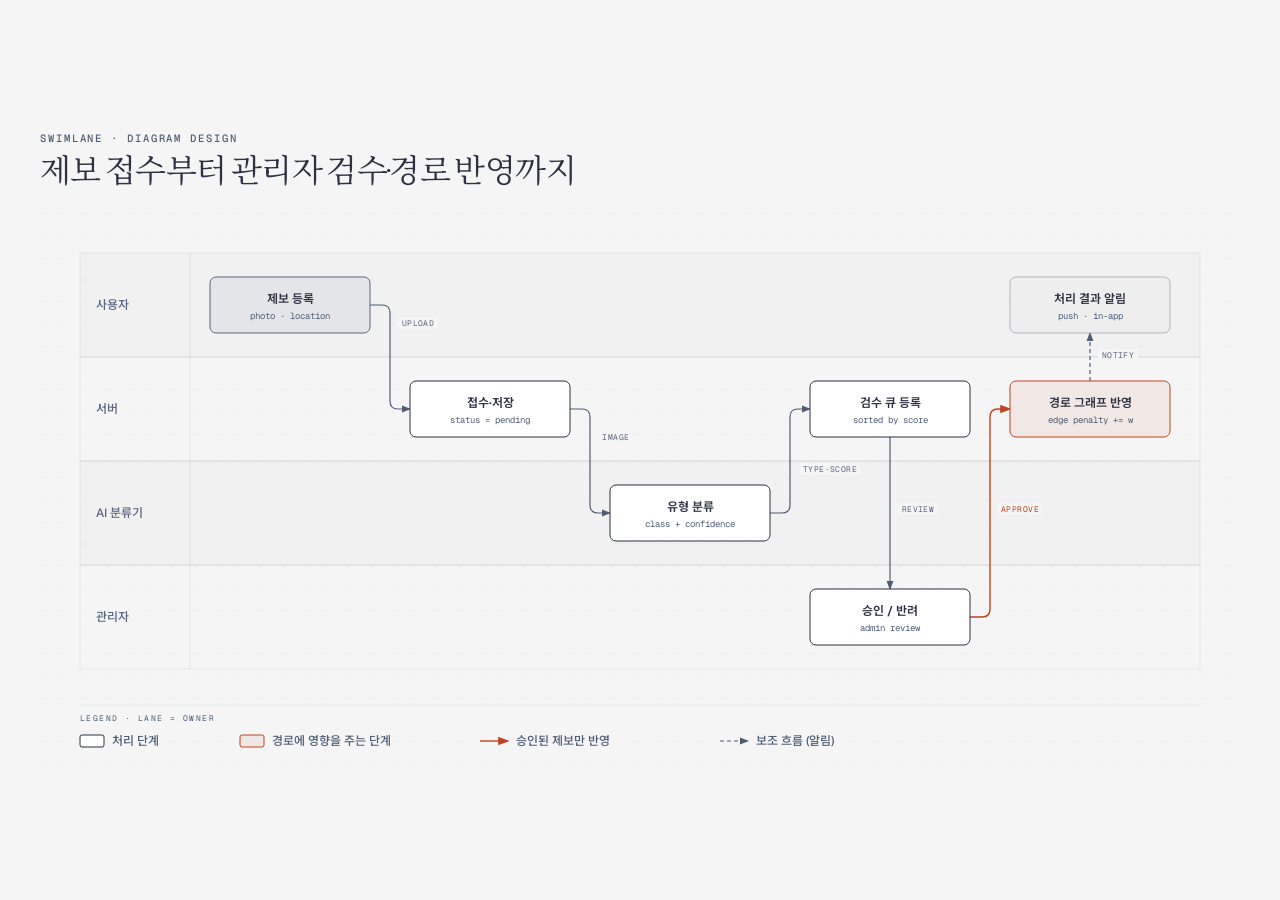
<file: 261027/diagrams/3-report-swimlane.html>
<!DOCTYPE html>
<html lang="ko">
<head>
  <meta charset="UTF-8">
  <meta name="viewport" content="width=device-width, initial-scale=1.0">
  <title>제보 접수부터 관리자 검수·경로 반영까지</title>
  <link href="https://fonts.googleapis.com/css2?family=Instrument+Serif:ital@0;1&family=Geist:wght@400;500;600&family=Geist+Mono:wght@400;500;600&family=Noto+Serif:ital@0;1&family=Noto+Sans+KR:wght@400;500;600&family=Noto+Serif+KR:wght@400&family=Noto+Sans+TC:wght@400;500;600&family=Noto+Serif+TC:wght@400&display=swap" rel="stylesheet">
  <style>
    *, *::before, *::after { box-sizing: border-box; margin: 0; padding: 0; }
    :root {
      --color-paper:   #f5f5f5;   /* white-smoke */
      --color-ink:     #2d3142;   /* jet-black */
      --color-muted:   #4f5d75;   /* blue-slate */
      --color-accent:  #bf4520;   /* burnt-tangerine */
      --font-sans:     'Geist', 'Noto Sans KR', system-ui, sans-serif;
      --font-serif:    'Instrument Serif', 'Noto Serif', 'Noto Serif KR', serif;
      --font-mono:     'Geist Mono', ui-monospace, monospace;
    }

    body {
      font-family: var(--font-sans);
      background: var(--color-paper);
      color: var(--color-ink);
      min-height: 100vh;
      display: flex;
      align-items: center;
      justify-content: center;
      padding: 3rem 2rem;
    }

    .frame { max-width: 1200px; width: 100%; min-width: 0; }
    /* min-width == viewBox width keeps the type ramp; the wrapper scrolls on narrow screens. */
    .diagram-container { width: 100%; overflow-x: auto; }

    .eyebrow {
      font-family: var(--font-mono);
      font-size: 0.66rem;
      font-weight: 500;
      letter-spacing: 0.18em;
      text-transform: uppercase;
      color: var(--color-muted);
      margin-bottom: 0.5rem;
    }

    h1 {
      font-family: var(--font-serif);
      font-size: clamp(1.5rem, 2.4vw + 0.75rem, 2rem);
      font-weight: 400;
      letter-spacing: -0.02em;
      line-height: 1.15;
      color: var(--color-ink);
      margin-bottom: 1.5rem;
    }

    svg { width: 100%; min-width: 1200px; display: block; }
    @media print {
      .diagram-container { overflow-x: visible; }
      svg { min-width: 0; }
    }
  </style>
</head>
<body>
  <div class="frame">
    <p class="eyebrow">Swimlane · Diagram Design</p>
    <h1>제보 접수부터 관리자 검수·경로 반영까지</h1>

    <div class="diagram-container">
      <svg viewBox="0 0 1200 556" xmlns="http://www.w3.org/2000/svg" role="img" aria-labelledby="report-swimlane-title report-swimlane-desc">
        <title id="report-swimlane-title">제보 접수부터 관리자 검수·경로 반영까지</title>
        <desc id="report-swimlane-desc">사용자 제보가 서버 저장, AI 유형 분류, 관리자 검수를 거쳐 승인되면 경로 그래프에 반영되고 사용자에게 알림이 가는 흐름이다.</desc>
        <defs>
          <marker id="arrow" markerWidth="8" markerHeight="6" refX="7" refY="3" orient="auto"><polygon points="0 0, 8 3, 0 6" fill="#4f5d75"/></marker>
          <marker id="arrow-accent" markerWidth="8" markerHeight="6" refX="7" refY="3" orient="auto"><polygon points="0 0, 8 3, 0 6" fill="#bf4520"/></marker>
          <marker id="arrow-link" markerWidth="8" markerHeight="6" refX="7" refY="3" orient="auto"><polygon points="0 0, 8 3, 0 6" fill="#2e5aa8"/></marker>
          <pattern id="dots" width="22" height="22" patternUnits="userSpaceOnUse">
            <circle cx="1" cy="1" r="0.9" fill="rgba(45,49,66,0.10)"/>
          </pattern>
        </defs>

        <rect width="100%" height="100%" fill="#f5f5f5"/>
        <rect width="100%" height="100%" fill="url(#dots)" opacity="0.55"/>

<rect x="40" y="40" width="1120" height="104" fill="rgba(45,49,66,0.02)" stroke="rgba(45,49,66,0.10)" stroke-width="0.8"/>
<text x="56" y="96" fill="#5a6580" font-size="12" font-weight="500" font-family="'Geist', 'Noto Sans KR', 'Apple SD Gothic Neo', 'Malgun Gothic', sans-serif">사용자</text>
<rect x="40" y="144" width="1120" height="104" fill="none" stroke="rgba(45,49,66,0.10)" stroke-width="0.8"/>
<text x="56" y="200" fill="#5a6580" font-size="12" font-weight="500" font-family="'Geist', 'Noto Sans KR', 'Apple SD Gothic Neo', 'Malgun Gothic', sans-serif">서버</text>
<rect x="40" y="248" width="1120" height="104" fill="rgba(45,49,66,0.02)" stroke="rgba(45,49,66,0.10)" stroke-width="0.8"/>
<text x="56" y="304" fill="#5a6580" font-size="12" font-weight="500" font-family="'Geist', 'Noto Sans KR', 'Apple SD Gothic Neo', 'Malgun Gothic', sans-serif">AI 분류기</text>
<rect x="40" y="352" width="1120" height="104" fill="none" stroke="rgba(45,49,66,0.10)" stroke-width="0.8"/>
<text x="56" y="408" fill="#5a6580" font-size="12" font-weight="500" font-family="'Geist', 'Noto Sans KR', 'Apple SD Gothic Neo', 'Malgun Gothic', sans-serif">관리자</text>
<line x1="150" y1="40" x2="150" y2="456" stroke="rgba(45,49,66,0.10)" stroke-width="0.8"/>
<path d="M330,92 H342 Q350,92 350,100 V188 Q350,196 358,196 H370" fill="none" stroke="#4f5d75" stroke-width="1.2" marker-end="url(#arrow)"/>
<path d="M530,196 H542 Q550,196 550,204 V292 Q550,300 558,300 H570" fill="none" stroke="#4f5d75" stroke-width="1.2" marker-end="url(#arrow)"/>
<path d="M730,300 H742 Q750,300 750,292 V204 Q750,196 758,196 H770" fill="none" stroke="#4f5d75" stroke-width="1.2" marker-end="url(#arrow)"/>
<line x1="850" y1="224" x2="850" y2="376" stroke="#4f5d75" stroke-width="1.2" marker-end="url(#arrow)"/>
<path d="M930,404 H942 Q950,404 950,396 V204 Q950,196 958,196 H970" fill="none" stroke="#bf4520" stroke-width="1.4" marker-end="url(#arrow-accent)"/>
<line x1="1050" y1="168" x2="1050" y2="120" stroke="#4f5d75" stroke-width="1.2" stroke-dasharray="4,3" marker-end="url(#arrow)"/>
<rect x="358" y="104" width="40" height="12" rx="2" fill="#f5f5f5"/>
<text x="378" y="113" fill="#5a6580" font-size="8" font-family="'Geist Mono', ui-monospace, monospace" text-anchor="middle" letter-spacing="0.06em">UPLOAD</text>
<rect x="558" y="218" width="36" height="12" rx="2" fill="#f5f5f5"/>
<text x="576" y="227" fill="#5a6580" font-size="8" font-family="'Geist Mono', ui-monospace, monospace" text-anchor="middle" letter-spacing="0.06em">IMAGE</text>
<rect x="760" y="250" width="60" height="12" rx="2" fill="#f5f5f5"/>
<text x="790" y="259" fill="#5a6580" font-size="8" font-family="'Geist Mono', ui-monospace, monospace" text-anchor="middle" letter-spacing="0.06em">TYPE·SCORE</text>
<rect x="858" y="290" width="40" height="12" rx="2" fill="#f5f5f5"/>
<text x="878" y="299" fill="#5a6580" font-size="8" font-family="'Geist Mono', ui-monospace, monospace" text-anchor="middle" letter-spacing="0.06em">REVIEW</text>
<rect x="958" y="290" width="44" height="12" rx="2" fill="#f5f5f5"/>
<text x="980" y="299" fill="#bf4520" font-size="8" font-family="'Geist Mono', ui-monospace, monospace" text-anchor="middle" letter-spacing="0.06em">APPROVE</text>
<rect x="1058" y="136" width="40" height="12" rx="2" fill="#f5f5f5"/>
<text x="1078" y="145" fill="#5a6580" font-size="8" font-family="'Geist Mono', ui-monospace, monospace" text-anchor="middle" letter-spacing="0.06em">NOTIFY</text>
<rect x="170" y="64" width="160" height="56" rx="6" fill="#f5f5f5"/>
<rect x="170" y="64" width="160" height="56" rx="6" fill="rgba(79,93,117,0.10)" stroke="#5a6580" stroke-width="1"/>
<text x="250.0" y="90.0" fill="#2d3142" font-size="12" font-weight="600" font-family="'Geist', 'Noto Sans KR', 'Apple SD Gothic Neo', 'Malgun Gothic', sans-serif" text-anchor="middle">제보 등록</text>
<text x="250.0" y="106.0" fill="#4f5d75" font-size="9" font-family="'Geist Mono', ui-monospace, monospace" text-anchor="middle">photo · location</text>
<rect x="370" y="168" width="160" height="56" rx="6" fill="#f5f5f5"/>
<rect x="370" y="168" width="160" height="56" rx="6" fill="#ffffff" stroke="#2d3142" stroke-width="1"/>
<text x="450.0" y="194.0" fill="#2d3142" font-size="12" font-weight="600" font-family="'Geist', 'Noto Sans KR', 'Apple SD Gothic Neo', 'Malgun Gothic', sans-serif" text-anchor="middle">접수·저장</text>
<text x="450.0" y="210.0" fill="#4f5d75" font-size="9" font-family="'Geist Mono', ui-monospace, monospace" text-anchor="middle">status = pending</text>
<rect x="570" y="272" width="160" height="56" rx="6" fill="#f5f5f5"/>
<rect x="570" y="272" width="160" height="56" rx="6" fill="#ffffff" stroke="#2d3142" stroke-width="1"/>
<text x="650.0" y="298.0" fill="#2d3142" font-size="12" font-weight="600" font-family="'Geist', 'Noto Sans KR', 'Apple SD Gothic Neo', 'Malgun Gothic', sans-serif" text-anchor="middle">유형 분류</text>
<text x="650.0" y="314.0" fill="#4f5d75" font-size="9" font-family="'Geist Mono', ui-monospace, monospace" text-anchor="middle">class + confidence</text>
<rect x="770" y="168" width="160" height="56" rx="6" fill="#f5f5f5"/>
<rect x="770" y="168" width="160" height="56" rx="6" fill="#ffffff" stroke="#2d3142" stroke-width="1"/>
<text x="850.0" y="194.0" fill="#2d3142" font-size="12" font-weight="600" font-family="'Geist', 'Noto Sans KR', 'Apple SD Gothic Neo', 'Malgun Gothic', sans-serif" text-anchor="middle">검수 큐 등록</text>
<text x="850.0" y="210.0" fill="#4f5d75" font-size="9" font-family="'Geist Mono', ui-monospace, monospace" text-anchor="middle">sorted by score</text>
<rect x="770" y="376" width="160" height="56" rx="6" fill="#f5f5f5"/>
<rect x="770" y="376" width="160" height="56" rx="6" fill="#ffffff" stroke="#2d3142" stroke-width="1"/>
<text x="850.0" y="402.0" fill="#2d3142" font-size="12" font-weight="600" font-family="'Geist', 'Noto Sans KR', 'Apple SD Gothic Neo', 'Malgun Gothic', sans-serif" text-anchor="middle">승인 / 반려</text>
<text x="850.0" y="418.0" fill="#4f5d75" font-size="9" font-family="'Geist Mono', ui-monospace, monospace" text-anchor="middle">admin review</text>
<rect x="970" y="168" width="160" height="56" rx="6" fill="#f5f5f5"/>
<rect x="970" y="168" width="160" height="56" rx="6" fill="rgba(191,69,32,0.08)" stroke="#bf4520" stroke-width="1"/>
<text x="1050.0" y="194.0" fill="#2d3142" font-size="12" font-weight="600" font-family="'Geist', 'Noto Sans KR', 'Apple SD Gothic Neo', 'Malgun Gothic', sans-serif" text-anchor="middle">경로 그래프 반영</text>
<text x="1050.0" y="210.0" fill="#4f5d75" font-size="9" font-family="'Geist Mono', ui-monospace, monospace" text-anchor="middle">edge penalty += w</text>
<rect x="970" y="64" width="160" height="56" rx="6" fill="#f5f5f5"/>
<rect x="970" y="64" width="160" height="56" rx="6" fill="rgba(45,49,66,0.03)" stroke="rgba(45,49,66,0.30)" stroke-width="1"/>
<text x="1050.0" y="90.0" fill="#2d3142" font-size="12" font-weight="600" font-family="'Geist', 'Noto Sans KR', 'Apple SD Gothic Neo', 'Malgun Gothic', sans-serif" text-anchor="middle">처리 결과 알림</text>
<text x="1050.0" y="106.0" fill="#4f5d75" font-size="9" font-family="'Geist Mono', ui-monospace, monospace" text-anchor="middle">push · in-app</text>
<line x1="40" y1="492" x2="1160" y2="492" stroke="rgba(45,49,66,0.10)" stroke-width="0.8"/>
<text x="40" y="508" fill="#4f5d75" font-size="8" font-family="'Geist Mono', ui-monospace, monospace" letter-spacing="0.18em">LEGEND · LANE = OWNER</text>
<rect x="40" y="522" width="24" height="12" rx="2" fill="#ffffff" stroke="#2d3142" stroke-width="1"/>
<text x="72" y="532" fill="#4f5d75" font-size="12" font-weight="500" font-family="'Geist', 'Noto Sans KR', 'Apple SD Gothic Neo', 'Malgun Gothic', sans-serif">처리 단계</text>
<rect x="200" y="522" width="24" height="12" rx="2" fill="rgba(191,69,32,0.08)" stroke="#bf4520" stroke-width="1"/>
<text x="232" y="532" fill="#4f5d75" font-size="12" font-weight="500" font-family="'Geist', 'Noto Sans KR', 'Apple SD Gothic Neo', 'Malgun Gothic', sans-serif">경로에 영향을 주는 단계</text>
<line x1="440" y1="528" x2="468" y2="528" stroke="#bf4520" stroke-width="1.4" marker-end="url(#arrow-accent)"/>
<text x="476" y="532" fill="#4f5d75" font-size="12" font-weight="500" font-family="'Geist', 'Noto Sans KR', 'Apple SD Gothic Neo', 'Malgun Gothic', sans-serif">승인된 제보만 반영</text>
<line x1="680" y1="528" x2="708" y2="528" stroke="#4f5d75" stroke-width="1.2" stroke-dasharray="4,3" marker-end="url(#arrow)"/>
<text x="716" y="532" fill="#4f5d75" font-size="12" font-weight="500" font-family="'Geist', 'Noto Sans KR', 'Apple SD Gothic Neo', 'Malgun Gothic', sans-serif">보조 흐름 (알림)</text>
      </svg>
    </div>
  </div>
</body>
</html>
</file>
<file: 261023_14_claude_web/web_01/style.css>
:root {
  --bg: #eef1f6;
  --surface: #ffffff;
  --display: #f6f8fb;
  --text: #1c2230;
  --muted: #7a8396;
  --key: #f1f3f7;
  --key-hover: #e4e8ef;
  --fn: #dfe4ec;
  --fn-hover: #d1d8e3;
  --op: #e8eefc;
  --op-text: #3461d8;
  --accent: #3461d8;
  --accent-hover: #2a52bd;
  --error: #d64545;
  --shadow: 0 20px 50px rgba(28, 34, 48, 0.12);
}

:root[data-theme="dark"] {
  --bg: #12151c;
  --surface: #1b1f29;
  --display: #151922;
  --text: #eef1f6;
  --muted: #8b93a6;
  --key: #262b37;
  --key-hover: #303644;
  --fn: #323947;
  --fn-hover: #3c4454;
  --op: #263254;
  --op-text: #8fb0ff;
  --accent: #4b74e6;
  --accent-hover: #5d83ee;
  --error: #ff6b6b;
  --shadow: 0 20px 50px rgba(0, 0, 0, 0.45);
}

* {
  box-sizing: border-box;
  margin: 0;
  padding: 0;
}

body {
  min-height: 100vh;
  display: flex;
  align-items: center;
  justify-content: center;
  padding: 16px;
  background: var(--bg);
  color: var(--text);
  font-family: "Pretendard", "Apple SD Gothic Neo", "Malgun Gothic", system-ui, sans-serif;
  transition: background 0.2s, color 0.2s;
}

.app {
  display: flex;
  gap: 20px;
  align-items: stretch;
  width: 100%;
  max-width: 720px;
  justify-content: center;
}

.calculator {
  width: 100%;
  max-width: 360px;
  background: var(--surface);
  border-radius: 24px;
  padding: 20px;
  box-shadow: var(--shadow);
}

.calc-header {
  display: flex;
  align-items: center;
  justify-content: space-between;
  margin-bottom: 14px;
}

.calc-header h1 {
  font-size: 1.05rem;
  font-weight: 600;
  color: var(--muted);
}

.header-actions {
  display: flex;
  gap: 6px;
}

.icon-btn {
  width: 36px;
  height: 36px;
  border: none;
  border-radius: 10px;
  background: var(--key);
  cursor: pointer;
  font-size: 1rem;
}

.icon-btn:hover {
  background: var(--key-hover);
}

.display {
  background: var(--display);
  border-radius: 16px;
  padding: 18px 16px;
  margin-bottom: 16px;
  text-align: right;
  min-height: 108px;
  display: flex;
  flex-direction: column;
  justify-content: flex-end;
  overflow: hidden;
}

.expression {
  min-height: 1.4em;
  color: var(--muted);
  font-size: 1rem;
  word-break: break-all;
}

.result {
  font-size: 2.6rem;
  font-weight: 600;
  margin-top: 4px;
  word-break: break-all;
  line-height: 1.15;
  font-variant-numeric: tabular-nums;
}

.result.small {
  font-size: 1.8rem;
}

.result.error {
  color: var(--error);
  font-size: 1.4rem;
}

.keys {
  display: grid;
  grid-template-columns: repeat(4, 1fr);
  gap: 10px;
}

.key {
  height: 60px;
  border: none;
  border-radius: 14px;
  background: var(--key);
  color: var(--text);
  font-size: 1.35rem;
  font-family: inherit;
  cursor: pointer;
  transition: background 0.12s, transform 0.06s;
  user-select: none;
}

.key:hover {
  background: var(--key-hover);
}

.key:active,
.key.pressed {
  transform: scale(0.95);
}

.key.fn {
  background: var(--fn);
}

.key.fn:hover {
  background: var(--fn-hover);
}

.key.op {
  background: var(--op);
  color: var(--op-text);
  font-weight: 600;
}

.key.equals {
  background: var(--accent);
  color: #fff;
  font-weight: 600;
}

.key.equals:hover {
  background: var(--accent-hover);
}

.key.wide {
  grid-column: span 2;
}

/* 기록 패널 */
.history {
  width: 280px;
  background: var(--surface);
  border-radius: 24px;
  padding: 20px;
  box-shadow: var(--shadow);
  display: flex;
  flex-direction: column;
}

.history-header {
  display: flex;
  align-items: center;
  justify-content: space-between;
  margin-bottom: 12px;
}

.history-header h2 {
  font-size: 1.05rem;
  font-weight: 600;
  color: var(--muted);
}

.text-btn {
  border: none;
  background: none;
  color: var(--accent);
  cursor: pointer;
  font-family: inherit;
  font-size: 0.85rem;
}

.history-list {
  list-style: none;
  overflow-y: auto;
  max-height: 460px;
}

.history-list li {
  padding: 10px 12px;
  border-radius: 12px;
  text-align: right;
  cursor: pointer;
}

.history-list li:hover {
  background: var(--key);
}

.history-list .h-expr {
  color: var(--muted);
  font-size: 0.85rem;
  word-break: break-all;
}

.history-list .h-result {
  font-size: 1.2rem;
  font-weight: 600;
  word-break: break-all;
}

.history-empty {
  color: var(--muted);
  font-size: 0.9rem;
  text-align: center;
  margin-top: 24px;
}

#historyToggle {
  display: none;
}

@media (max-width: 700px) {
  .app {
    flex-direction: column;
    align-items: center;
  }

  #historyToggle {
    display: inline-block;
  }

  .history {
    display: none;
    width: 100%;
    max-width: 360px;
  }

  .history.open {
    display: flex;
  }
}

@media (max-width: 380px) {
  .calculator {
    padding: 14px;
  }

  .key {
    height: 54px;
  }
}
</file>
<file: 261023_14_claude_web/web_02/style.css>
:root {
  --bg: #eef1f5;
  --card: #ffffff;
  --text: #1c2230;
  --muted: #7a8394;
  --key: #f3f5f8;
  --key-hover: #e6eaf0;
  --fn: #dfe4ec;
  --fn-hover: #d1d8e3;
  --accent: #ff9500;
  --accent-hover: #e68600;
  --accent-text: #ffffff;
  --eq: #2f6bff;
  --eq-hover: #1f58e6;
  --shadow: 0 20px 50px rgba(28, 34, 48, 0.12);
  --border: #e3e7ee;
}

@media (prefers-color-scheme: dark) {
  :root {
    --bg: #0f1115;
    --card: #1a1d24;
    --text: #f1f3f7;
    --muted: #8a93a5;
    --key: #262a33;
    --key-hover: #30353f;
    --fn: #3a404c;
    --fn-hover: #464d5b;
    --accent: #ff9f0a;
    --accent-hover: #ffb340;
    --eq: #3d78ff;
    --eq-hover: #5a8cff;
    --shadow: 0 20px 50px rgba(0, 0, 0, 0.45);
    --border: #2a2f39;
  }
}

* {
  box-sizing: border-box;
  margin: 0;
}

body {
  min-height: 100vh;
  display: flex;
  align-items: center;
  justify-content: center;
  padding: 24px 16px;
  background: var(--bg);
  color: var(--text);
  font-family: -apple-system, BlinkMacSystemFont, "Segoe UI", "Malgun Gothic", sans-serif;
}

.app {
  width: 100%;
  max-width: 360px;
  display: flex;
  flex-direction: column;
  gap: 16px;
}

/* 계산기 */
.calculator {
  background: var(--card);
  border-radius: 24px;
  padding: 20px;
  box-shadow: var(--shadow);
}

.display {
  min-height: 120px;
  padding: 8px 6px 16px;
  display: flex;
  flex-direction: column;
  justify-content: flex-end;
  align-items: flex-end;
  gap: 6px;
  overflow: hidden;
}

.display__sub {
  min-height: 1.4em;
  font-size: 1rem;
  color: var(--muted);
  word-break: break-all;
  text-align: right;
}

.display__main {
  font-size: 2.75rem;
  font-weight: 300;
  line-height: 1.15;
  word-break: break-all;
  text-align: right;
  font-variant-numeric: tabular-nums;
}

.display__main.is-error {
  color: #e5484d;
}

.keys {
  display: grid;
  grid-template-columns: repeat(4, 1fr);
  gap: 12px;
}

.key {
  aspect-ratio: 1;
  border: none;
  border-radius: 50%;
  background: var(--key);
  color: var(--text);
  font-size: 1.5rem;
  font-family: inherit;
  cursor: pointer;
  transition: background-color 0.15s, transform 0.08s;
  -webkit-tap-highlight-color: transparent;
}

.key:hover { background: var(--key-hover); }
.key:active, .key.is-pressed { transform: scale(0.93); }
.key:focus-visible { outline: 3px solid var(--eq); outline-offset: 2px; }

.key--fn { background: var(--fn); font-size: 1.25rem; }
.key--fn:hover { background: var(--fn-hover); }

.key--op { background: var(--accent); color: var(--accent-text); font-size: 1.75rem; }
.key--op:hover { background: var(--accent-hover); }
.key--op.is-active { background: var(--accent-text); color: var(--accent); }

.key--eq { background: var(--eq); color: #fff; font-size: 1.75rem; }
.key--eq:hover { background: var(--eq-hover); }

/* 기록 */
.history {
  background: var(--card);
  border-radius: 20px;
  padding: 16px 20px;
  box-shadow: var(--shadow);
}

.history__head {
  display: flex;
  justify-content: space-between;
  align-items: center;
  margin-bottom: 8px;
}

.history__head h2 {
  font-size: 1rem;
  font-weight: 600;
}

.history__clear {
  border: none;
  background: none;
  color: var(--muted);
  font-family: inherit;
  font-size: 0.875rem;
  cursor: pointer;
}

.history__clear:hover { color: var(--text); }

.history__list {
  list-style: none;
  padding: 0;
  max-height: 220px;
  overflow-y: auto;
}

.history__item {
  display: block;
  width: 100%;
  padding: 10px 4px;
  border: none;
  border-bottom: 1px solid var(--border);
  background: none;
  color: var(--text);
  font-family: inherit;
  text-align: right;
  cursor: pointer;
}

.history__list li:last-child .history__item { border-bottom: none; }
.history__item:hover { background: var(--key); }

.history__expr {
  display: block;
  font-size: 0.85rem;
  color: var(--muted);
  word-break: break-all;
}

.history__result {
  display: block;
  font-size: 1.15rem;
  word-break: break-all;
}

.history__empty {
  color: var(--muted);
  font-size: 0.9rem;
  padding: 8px 0;
}

@media (max-width: 380px) {
  .calculator { padding: 16px; }
  .keys { gap: 10px; }
  .key { font-size: 1.35rem; }
}
</file>
